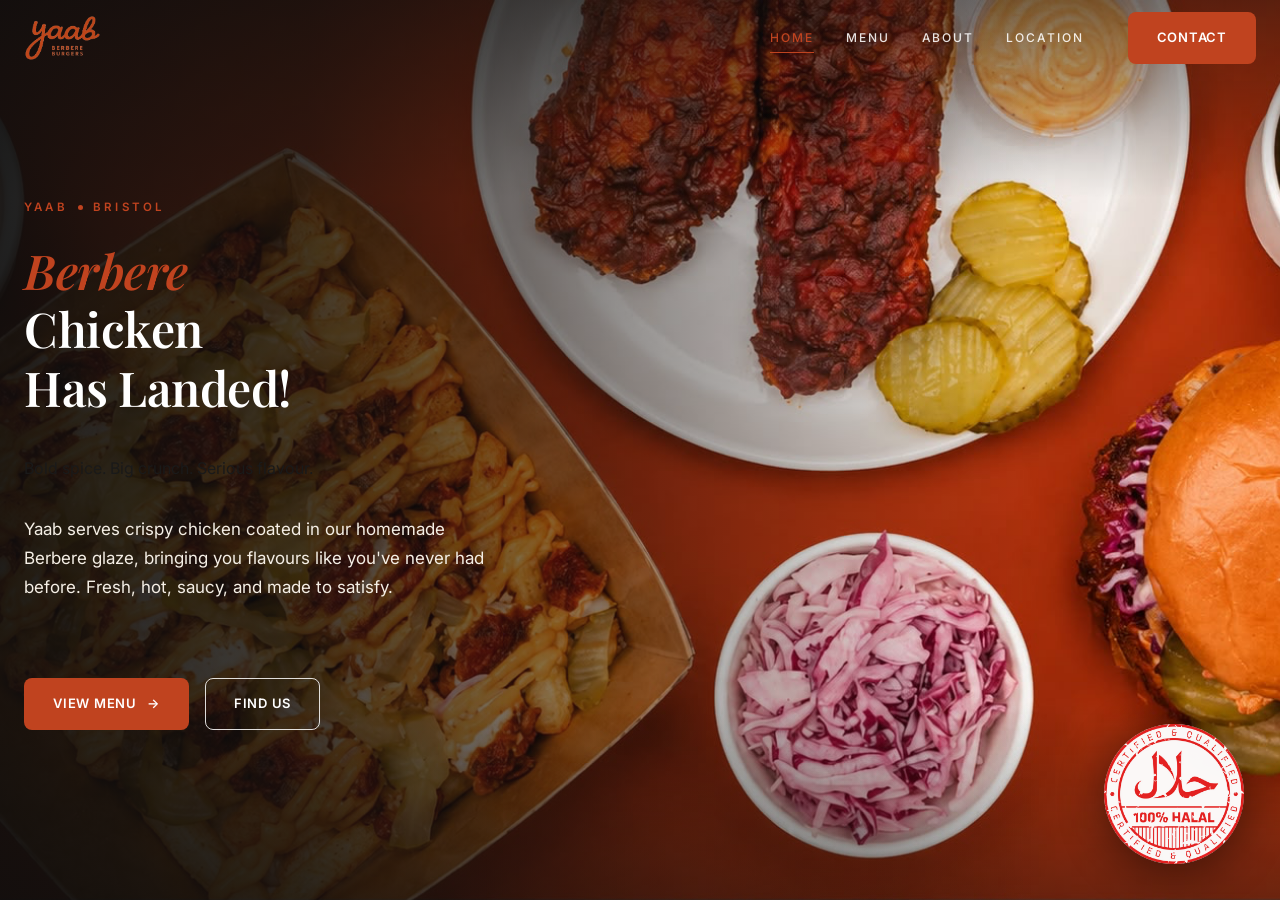
<file: index.html>
<!DOCTYPE html>
<html lang="en">
<head>
<meta charset="UTF-8" />
<meta name="viewport" content="width=device-width, initial-scale=1.0" />
<title>Yaab — Berbere Burgers</title>
<link rel="preconnect" href="https://fonts.googleapis.com" />
<link rel="preconnect" href="https://fonts.gstatic.com" crossorigin />
<link href="https://fonts.googleapis.com/css2?family=Playfair+Display:ital,wght@0,500;0,600;0,700;0,800;0,900;1,500;1,600;1,700&family=Inter:wght@400;500;600;700;800;900&display=swap" rel="stylesheet" />
<link rel="stylesheet" href="assets/yaab.css" />
</head>
<body>

<!-- ===================== NAV ===================== -->
<header class="nav" id="nav">
  <div class="container">
    <a class="nav-brand" href="index.html" aria-label="Yaab — home">
      <img src="assets/logo-full.png" alt="Yaab" />
    </a>
    <nav class="nav-links right">
      <a class="nav-link active" href="index.html">Home</a>
      <a class="nav-link" href="Menu.html">Menu</a>
      <a class="nav-link" href="About Us.html">About</a>
      <a class="nav-link" href="Location.html">Location</a>
      <a class="btn btn-primary nav-cta" href="Location.html">Contact</a>
    </nav>
    <button class="hamburger" id="hamburger" aria-label="Open menu">
      <span></span><span></span><span></span>
    </button>
  </div>
</header>

<!-- ===================== MOBILE MENU ===================== -->
<div class="mobile-menu" id="mobileMenu">
  <button class="close" id="closeMenu" aria-label="Close menu">&times;</button>
  <img class="mm-logo" src="assets/logo-full.png" alt="Yaab" />
  <a href="index.html" data-mm>Home</a>
  <a href="Menu.html" data-mm>Menu</a>
  <a href="About Us.html" data-mm>About</a>
  <a href="Location.html" data-mm>Location</a>
  <a href="Location.html" data-mm>Contact</a>
</div>

<main>
<!-- ===================== HERO ===================== -->
<section class="hero" id="home" data-screen-label="Hero">
  <div class="hero-bg"><img src="assets/hero-new.png" alt="Yaab berbere loaded fries, chicken tenders, burger, slaw and pickles spread on burnt orange background" /></div>
  <div class="hero-overlay"></div>
  <div class="hero-halal">
    <img src="assets/halal-sign.png" alt="100% Halal Guaranteed" />
  </div>
  <div class="container">
    <div class="hero-copy">
      <span class="hero-label reveal">Yaab <span class="dot"></span> Bristol</span>
      <h1 class="hero-title hero-title-landed reveal" data-delay="1"><span class="h-orange">Berbere</span> Chicken<br />Has Landed!</h1>
      <p class="hero-tagline reveal" data-delay="2">Bold spice. Big crunch. Serious flavour.</p>
      <p class="hero-sub reveal" data-delay="2">Yaab serves crispy chicken coated in our homemade Berbere glaze, bringing you flavours like you've never had before. Fresh, hot, saucy, and made to satisfy.</p>
      <span class="hero-divider reveal" data-delay="2" aria-hidden="true"></span>
      <p class="hero-sub-mobile reveal" data-delay="2">Yaab serves crispy chicken coated in our homemade Berbere glaze, bringing you flavours like you've never had before. Fresh, hot, saucy, and made to satisfy.</p>
      <div class="hero-actions reveal" data-delay="3">
        <a class="btn btn-primary" href="Menu.html">View Menu <span class="arrow">→</span></a>
        <a class="btn btn-ghost" href="Location.html">Find Us</a>
      </div>
    </div>
  </div>
</section>
</main>

<script src="assets/yaab.js"></script>
</body>
</html>
</file>
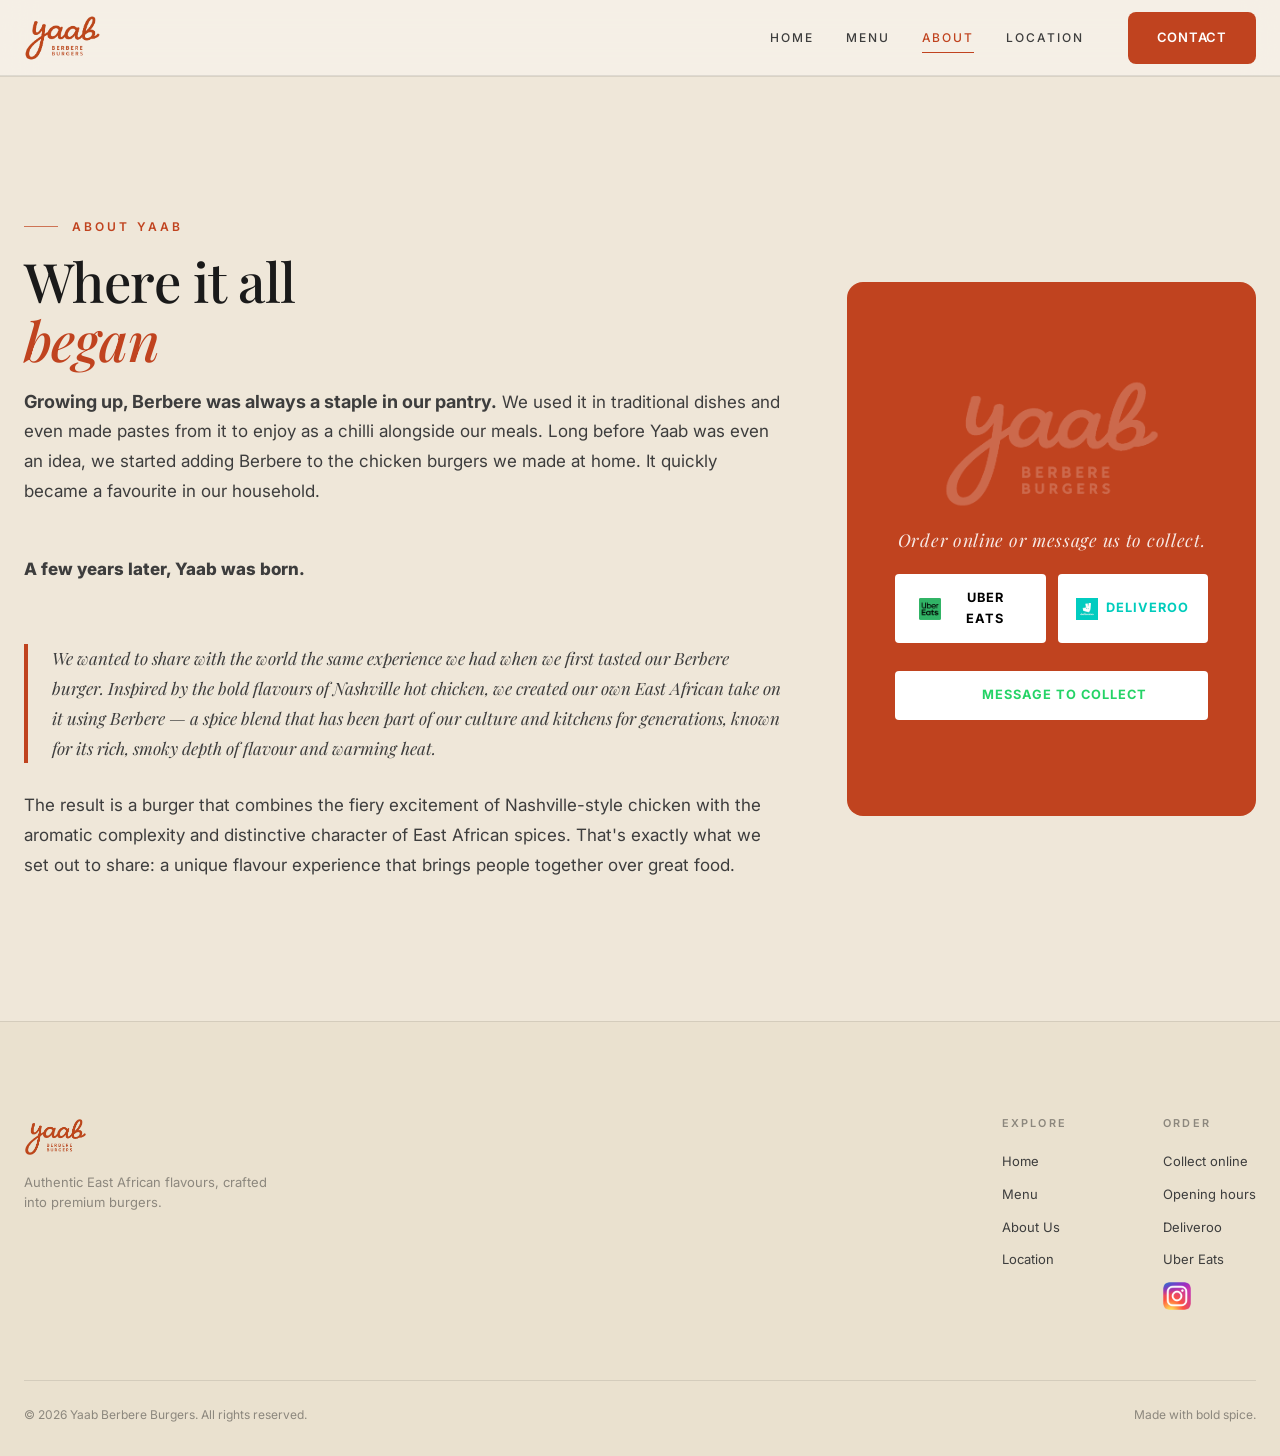
<file: About Us.html>
<!DOCTYPE html>
<html lang="en" class="subpage">
<head>
<meta charset="UTF-8" />
<meta name="viewport" content="width=device-width, initial-scale=1.0" />
<title>About Us — Yaab Berbere Burgers</title>
<link rel="preconnect" href="https://fonts.googleapis.com" />
<link rel="preconnect" href="https://fonts.gstatic.com" crossorigin />
<link href="https://fonts.googleapis.com/css2?family=Playfair+Display:ital,wght@0,500;0,600;0,700;0,800;0,900;1,500;1,600;1,700&family=Inter:wght@400;500;600;700;800;900&display=swap" rel="stylesheet" />
<link rel="stylesheet" href="assets/yaab.css" />
</head>
<body>

<!-- ===================== NAV ===================== -->
<header class="nav solid" id="nav">
  <div class="container">
    <a class="nav-brand" href="index.html" aria-label="Yaab — home">
      <img src="assets/logo-full.png" alt="Yaab" />
    </a>
    <nav class="nav-links right">
      <a class="nav-link" href="index.html">Home</a>
      <a class="nav-link" href="Menu.html">Menu</a>
      <a class="nav-link active" href="About Us.html">About</a>
      <a class="nav-link" href="Location.html">Location</a>
      <a class="btn btn-primary nav-cta" href="Location.html">Contact</a>
    </nav>
    <button class="hamburger" id="hamburger" aria-label="Open menu">
      <span></span><span></span><span></span>
    </button>
  </div>
</header>

<!-- ===================== MOBILE MENU ===================== -->
<div class="mobile-menu" id="mobileMenu">
  <button class="close" id="closeMenu" aria-label="Close menu">&times;</button>
  <img class="mm-logo" src="assets/logo-full.png" alt="Yaab" />
  <a href="index.html" data-mm>Home</a>
  <a href="Menu.html" data-mm>Menu</a>
  <a href="About Us.html" data-mm>About</a>
  <a href="Location.html" data-mm>Location</a>
  <a href="Location.html" data-mm>Contact</a>
</div>

<main>
<!-- ===================== ABOUT ===================== -->
<section class="section about" id="about" data-screen-label="About">
  <div class="container">
    <div class="about-grid">
      <div class="about-copy">
        <span class="eyebrow reveal">About Yaab</span>
        <h2 class="section-title reveal" data-delay="1">Where it all<br /><em>began</em></h2>
        <p class="reveal" data-delay="2"><strong style="font-weight:700;font-size:18px;">Growing up, Berbere was always a staple in our pantry.</strong> We used it in traditional dishes and even made pastes from it to enjoy as a chilli alongside our meals. Long before Yaab was even an idea, we started adding Berbere to the chicken burgers we made at home. It quickly became a favourite in our household.</p>
        <p class="about-born reveal" data-delay="2">A few years later, Yaab was born.</p>
        <p class="about-quote reveal" data-delay="3">We wanted to share with the world the same experience we had when we first tasted our Berbere burger. Inspired by the bold flavours of Nashville hot chicken, we created our own East African take on it using Berbere — a spice blend that has been part of our culture and kitchens for generations, known for its rich, smoky depth of flavour and warming heat.</p>
        <p class="reveal" data-delay="3">The result is a burger that combines the fiery excitement of Nashville-style chicken with the aromatic complexity and distinctive character of East African spices. That's exactly what we set out to share: a unique flavour experience that brings people together over great food.</p>
      </div>
      <div class="about-media reveal" data-delay="2">
        <div class="about-logo-block">
          <img src="assets/logo-full.png" alt="Yaab Berbere Burgers" style="filter:brightness(0) invert(1); opacity:0.2; pointer-events:none;" />
          <p class="about-cta-text">Order online or message us to collect.</p>
          <div class="about-cta-row">
            <a href="https://www.ubereats.com/gb/store/yaab/mxTNR-ZLSOeLQuIZtESKdQ?diningMode=PICKUP" target="_blank" rel="noopener" class="about-cta-btn about-cta-ue">
              <img src="assets/logo-ubereats.png" alt="Uber Eats" style="width:22px;height:22px;object-fit:contain;flex-shrink:0;" />
              Uber Eats
            </a>
            <a href="https://deliveroo.co.uk/menu/bristol/eastville/yaab-burgers-5-7-clay-hill/?utm_medium=affiliate&amp;utm_source=google_maps_link&amp;fulfillment_type=COLLECTION" target="_blank" rel="noopener" class="about-cta-btn about-cta-dr">
              <img src="assets/logo-deliveroo.png" alt="Deliveroo" style="width:22px;height:22px;object-fit:contain;flex-shrink:0;" />
              Deliveroo
            </a>
          </div>
          <a href="https://wa.me/447934920616" target="_blank" rel="noopener" class="about-cta-btn about-cta-wa">
            <svg xmlns="http://www.w3.org/2000/svg" width="18" height="18" viewBox="0 0 24 24" fill="white" style="flex-shrink:0;"><path d="M17.472 14.382c-.297-.149-1.758-.867-2.03-.967-.273-.099-.471-.148-.67.15-.197.297-.767.966-.94 1.164-.173.199-.347.223-.644.075-.297-.15-1.255-.463-2.39-1.475-.883-.788-1.48-1.761-1.653-2.059-.173-.297-.018-.458.13-.606.134-.133.298-.347.446-.52.149-.174.198-.298.298-.497.099-.198.05-.371-.025-.52-.075-.149-.669-1.612-.916-2.207-.242-.579-.487-.5-.669-.51-.173-.008-.371-.01-.57-.01-.198 0-.52.074-.792.372-.272.297-1.04 1.016-1.04 2.479 0 1.462 1.065 2.875 1.213 3.074.149.198 2.096 3.2 5.077 4.487.709.306 1.262.489 1.694.625.712.227 1.36.195 1.871.118.571-.085 1.758-.719 2.006-1.413.248-.694.248-1.289.173-1.413-.074-.124-.272-.198-.57-.347m-5.421 7.403h-.004a9.87 9.87 0 01-5.031-1.378l-.361-.214-3.741.982.998-3.648-.235-.374a9.86 9.86 0 01-1.51-5.26c.001-5.45 4.436-9.884 9.888-9.884 2.64 0 5.122 1.03 6.988 2.898a9.825 9.825 0 012.893 6.994c-.003 5.45-4.437 9.884-9.885 9.884m8.413-18.297A11.815 11.815 0 0012.05 0C5.495 0 .16 5.335.157 11.892c0 2.096.547 4.142 1.588 5.945L.057 24l6.305-1.654a11.882 11.882 0 005.683 1.448h.005c6.554 0 11.89-5.335 11.893-11.893a11.821 11.821 0 00-3.48-8.413z"/></svg>
            Message to Collect
          </a>
        </div>
      </div>
    </div>
  </div>
</section>
</main>

<!-- ===================== FOOTER ===================== -->
<footer class="footer">
  <div class="container">
    <div class="footer-grid">
      <div class="footer-brand">
        <img src="assets/logo-full.png" alt="Yaab Berbere Burgers" />
        <p>Authentic East African flavours, crafted into premium burgers.</p>
      </div>
      <div class="footer-cols">
        <div class="footer-col">
          <h4>Explore</h4>
          <a href="index.html">Home</a>
          <a href="Menu.html">Menu</a>
          <a href="About Us.html">About Us</a>
          <a href="Location.html">Location</a>
        </div>
        <div class="footer-col">
          <h4>Order</h4>
          <a href="Location.html">Collect online</a>
          <a href="Location.html">Opening hours</a>
          <a href="https://deliveroo.co.uk/menu/bristol/eastville/yaab-burgers-5-7-clay-hill/?utm_medium=affiliate&utm_source=google_maps_link&fulfillment_type=COLLECTION" target="_blank" rel="noopener">Deliveroo</a>
          <a href="https://www.ubereats.com/gb/store/yaab/mxTNR-ZLSOeLQuIZtESKdQ?diningMode=PICKUP&utm_campaign=CM2508147-search-free-nonbrand-google-pas_e_all_acq_Global&utm_medium=search-free-nonbrand&utm_source=google-pas&rwg_token=AFd1xnEwoutUZZnMzosKryodHKRWGEbKUu2Q6-X7ZblSontkWGeiuDJ2eMSc9OHqrimuxCoRDZGGLZZ1-SNweoCGPaZzyYLULw%3D%3D" target="_blank" rel="noopener">Uber Eats</a>
          <a href="https://www.instagram.com/yaabburgers/" target="_blank" rel="noopener"><img src="assets/logo-instagram.png" alt="Instagram — @yaabburgers" style="width:28px;height:28px;object-fit:contain;vertical-align:middle;border-radius:6px;" /></a>
        </div>
      </div>
    </div>
    <div class="footer-bottom">
      <span>© 2026 Yaab Berbere Burgers. All rights reserved.</span>
      <span>Made with bold spice.</span>
    </div>
  </div>
</footer>

<script src="assets/yaab.js"></script>
</body>
</html>
</file>
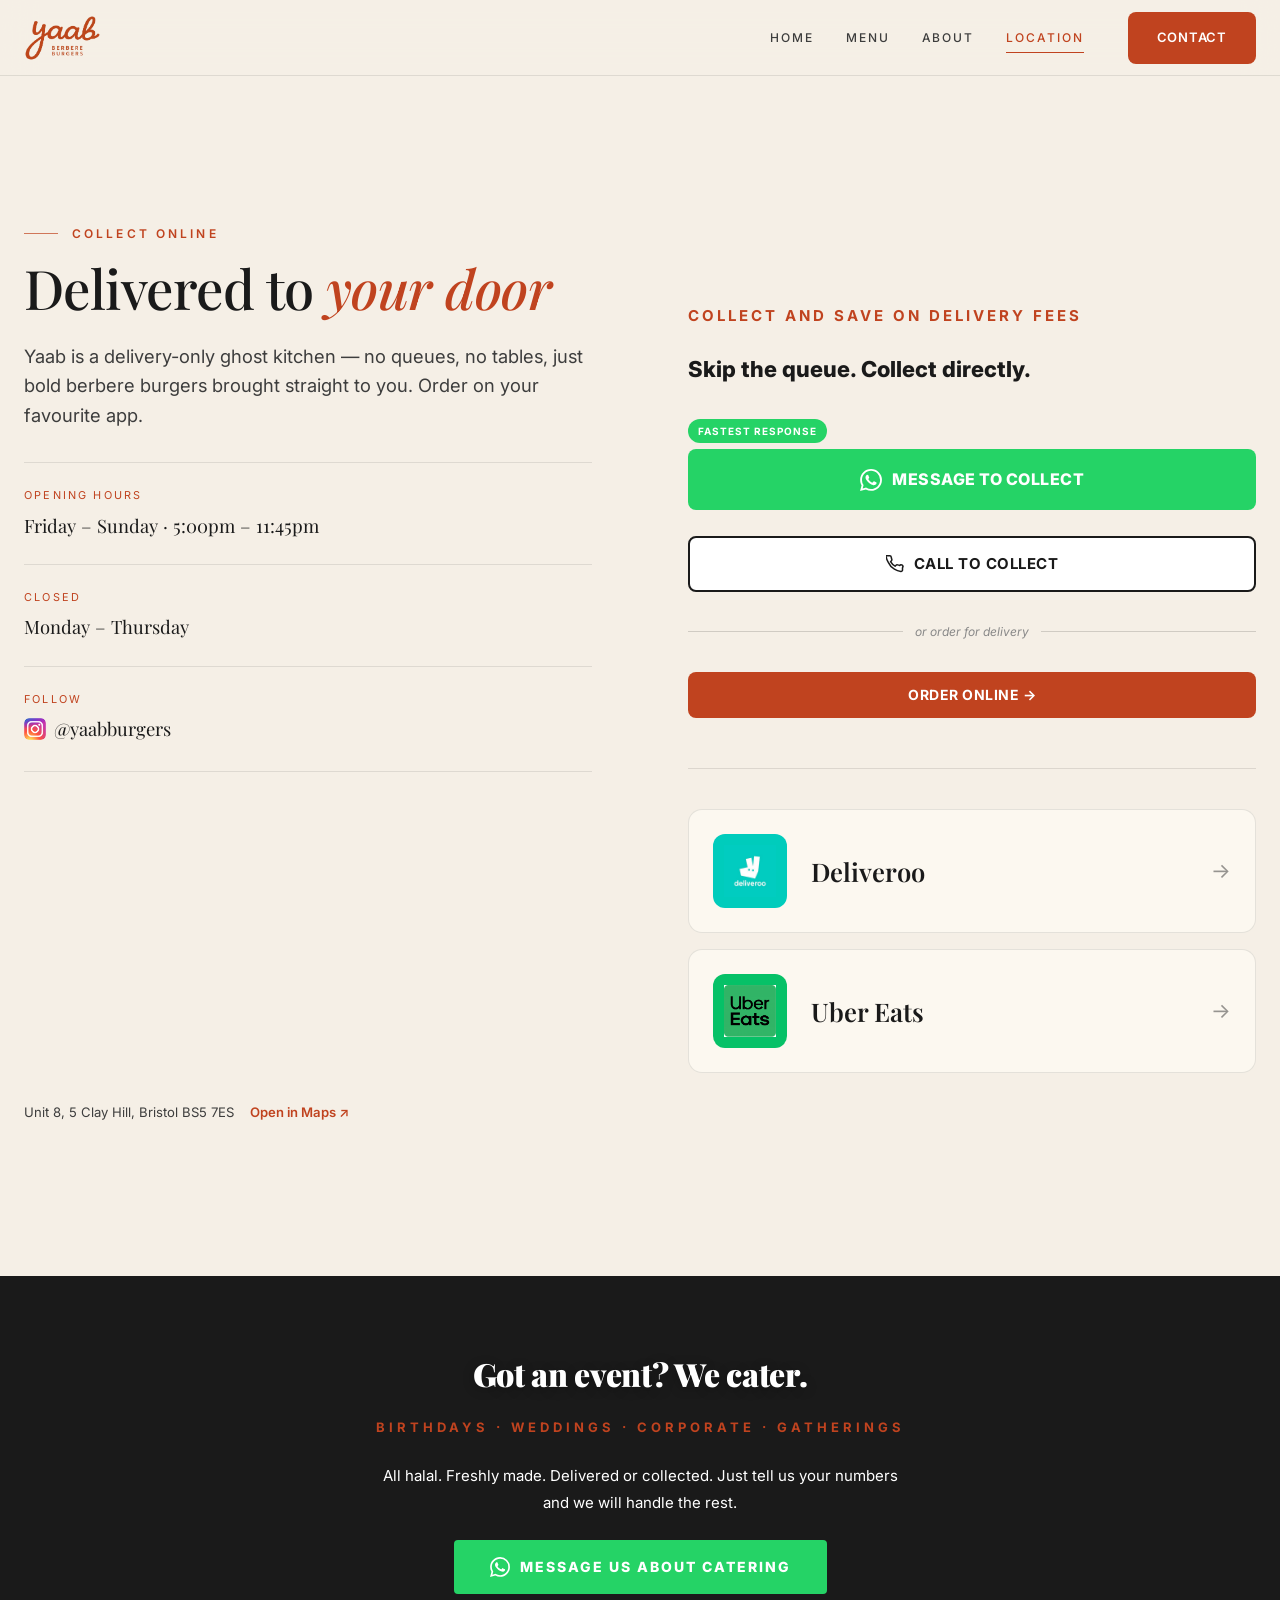
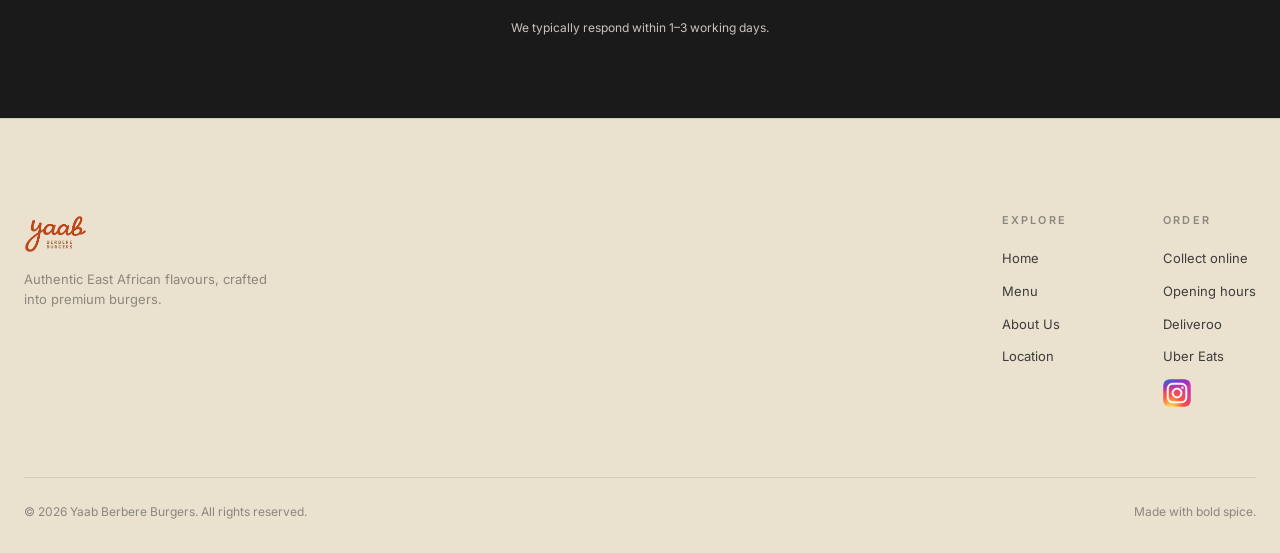
<file: Location.html>
<!DOCTYPE html>
<html lang="en" class="subpage">
<head>
<meta charset="UTF-8" />
<meta name="viewport" content="width=device-width, initial-scale=1.0" />
<title>Location — Yaab Berbere Burgers</title>
<link rel="preconnect" href="https://fonts.googleapis.com" />
<link rel="preconnect" href="https://fonts.gstatic.com" crossorigin />
<link href="https://fonts.googleapis.com/css2?family=Playfair+Display:ital,wght@0,500;0,600;0,700;0,800;0,900;1,500;1,600;1,700&family=Inter:wght@400;500;600;700;800;900&display=swap" rel="stylesheet" />
<link rel="stylesheet" href="assets/yaab.css" />
</head>
<body>

<!-- ===================== NAV ===================== -->
<header class="nav solid" id="nav">
  <div class="container">
    <a class="nav-brand" href="index.html" aria-label="Yaab — home">
      <img src="assets/logo-full.png" alt="Yaab" />
    </a>
    <nav class="nav-links right">
      <a class="nav-link" href="index.html">Home</a>
      <a class="nav-link" href="Menu.html">Menu</a>
      <a class="nav-link" href="About Us.html">About</a>
      <a class="nav-link active" href="Location.html">Location</a>
      <a class="btn btn-primary nav-cta" href="#location">Contact</a>
    </nav>
    <button class="hamburger" id="hamburger" aria-label="Open menu">
      <span></span><span></span><span></span>
    </button>
  </div>
</header>

<!-- ===================== MOBILE MENU ===================== -->
<div class="mobile-menu" id="mobileMenu">
  <button class="close" id="closeMenu" aria-label="Close menu">&times;</button>
  <img class="mm-logo" src="assets/logo-full.png" alt="Yaab" />
  <a href="index.html" data-mm>Home</a>
  <a href="Menu.html" data-mm>Menu</a>
  <a href="About Us.html" data-mm>About</a>
  <a href="Location.html" data-mm>Location</a>
  <a href="Location.html" data-mm>Contact</a>
</div>

<main>
<!-- ===================== LOCATION / ORDER ===================== -->
<section class="section" id="location" data-screen-label="Order">
  <div class="container">
    <div class="loc-grid">
      <div class="loc-info">
        <span class="eyebrow reveal">Collect online</span>
        <h2 class="section-title reveal" data-delay="1">Delivered to <em>your door</em></h2>
        <p class="lead reveal" data-delay="2">Yaab is a delivery-only ghost kitchen — no queues, no tables, just bold berbere burgers brought straight to you. Order on your favourite app.</p>
        <ul class="loc-list reveal" data-delay="2">
          <li class="loc-item"><span class="k">Opening hours</span><span class="v sm">Friday – Sunday · 5:00pm – 11:45pm</span></li>
          <li class="loc-item"><span class="k">Closed</span><span class="v sm">Monday – Thursday</span></li>
          <li class="loc-item"><span class="k">Follow</span><span class="v sm"><a href="https://www.instagram.com/yaabburgers/" target="_blank" rel="noopener" style="color:inherit;display:inline-flex;align-items:center;gap:8px;"><img src="assets/logo-instagram.png" alt="Instagram" style="width:22px;height:22px;object-fit:contain;border-radius:5px;vertical-align:middle;" />@yaabburgers</a></span></li>
        </ul>
        <div class="map-embed reveal" data-delay="3">
          <iframe
            src="https://maps.google.com/maps?q=51.4701587,-2.5440291&amp;z=17&amp;output=embed"
            width="100%"
            height="320"
            style="border:0;border-radius:12px;display:block;"
            allowfullscreen=""
            loading="lazy"
            referrerpolicy="no-referrer-when-downgrade"
            title="Yaab location — Unit 8, 5 Clay Hill, Bristol BS5 7ES"
          ></iframe>
          <p class="map-address">Unit 8, 5 Clay Hill, Bristol BS5 7ES &nbsp;<a href="https://www.google.com/maps/place/Yaab/@51.4701587,-2.5440291,17z" target="_blank" rel="noopener" class="map-link">Open in Maps ↗</a></p>
        </div>
      </div>
      <div class="order-cards reveal" data-delay="2">
        <p class="loc-collect-note">Collect and save on delivery fees</p>
        <p class="loc-collect-sub">Skip the queue. Collect directly.</p>
        <div class="loc-wa-wrap">
          <span class="loc-fastest">FASTEST RESPONSE</span>
          <a href="https://wa.me/447934920616" target="_blank" rel="noopener" class="loc-btn loc-btn-wa">
            <svg xmlns="http://www.w3.org/2000/svg" width="22" height="22" viewBox="0 0 24 24" fill="white" style="flex-shrink:0;"><path d="M17.472 14.382c-.297-.149-1.758-.867-2.03-.967-.273-.099-.471-.148-.67.15-.197.297-.767.966-.94 1.164-.173.199-.347.223-.644.075-.297-.15-1.255-.463-2.39-1.475-.883-.788-1.48-1.761-1.653-2.059-.173-.297-.018-.458.13-.606.134-.133.298-.347.446-.52.149-.174.198-.298.298-.497.099-.198.05-.371-.025-.52-.075-.149-.669-1.612-.916-2.207-.242-.579-.487-.5-.669-.51-.173-.008-.371-.01-.57-.01-.198 0-.52.074-.792.372-.272.297-1.04 1.016-1.04 2.479 0 1.462 1.065 2.875 1.213 3.074.149.198 2.096 3.2 5.077 4.487.709.306 1.262.489 1.694.625.712.227 1.36.195 1.871.118.571-.085 1.758-.719 2.006-1.413.248-.694.248-1.289.173-1.413-.074-.124-.272-.198-.57-.347m-5.421 7.403h-.004a9.87 9.87 0 01-5.031-1.378l-.361-.214-3.741.982.998-3.648-.235-.374a9.86 9.86 0 01-1.51-5.26c.001-5.45 4.436-9.884 9.888-9.884 2.64 0 5.122 1.03 6.988 2.898a9.825 9.825 0 012.893 6.994c-.003 5.45-4.437 9.884-9.885 9.884m8.413-18.297A11.815 11.815 0 0012.05 0C5.495 0 .16 5.335.157 11.892c0 2.096.547 4.142 1.588 5.945L.057 24l6.305-1.654a11.882 11.882 0 005.683 1.448h.005c6.554 0 11.89-5.335 11.893-11.893a11.821 11.821 0 00-3.48-8.413z"/></svg>
            Message to Collect
          </a>
        </div>
        <a href="tel:+447934920616" class="loc-btn loc-btn-call">
          <svg xmlns="http://www.w3.org/2000/svg" width="18" height="18" viewBox="0 0 24 24" fill="none" stroke="currentColor" stroke-width="2" stroke-linecap="round" stroke-linejoin="round" style="flex-shrink:0;"><path d="M22 16.92v3a2 2 0 01-2.18 2 19.79 19.79 0 01-8.63-3.07A19.5 19.5 0 013.07 9.81a19.79 19.79 0 01-3.07-8.63A2 2 0 012 1h3a2 2 0 012 1.72 12.84 12.84 0 00.7 2.81 2 2 0 01-.45 2.11L6.09 8.91a16 16 0 006 6l1.27-1.27a2 2 0 012.11-.45 12.84 12.84 0 002.81.7A2 2 0 0122 16.92z"/></svg>
          Call to Collect
        </a>
        <div class="loc-divider"><span>or order for delivery</span></div>
        <a href="#" class="loc-btn loc-btn-order">Order Online →</a>
        <hr style="border:none;border-top:1px solid rgba(0,0,0,0.1);margin:24px 0;" />
        <a class="order-card" href="https://deliveroo.co.uk/menu/bristol/eastville/yaab-burgers-5-7-clay-hill/?utm_medium=affiliate&amp;utm_source=google_maps_link&amp;fulfillment_type=COLLECTION" aria-label="Order on Deliveroo" target="_blank" rel="noopener">
          <span class="order-thumb" style="background:#00CCBC;display:flex;align-items:center;justify-content:center;flex-shrink:0;padding:8px;">
            <img src="assets/logo-deliveroo.png" alt="Deliveroo" style="width:52px;height:52px;object-fit:contain;display:block;" />
          </span>
          <span class="order-body">
            <span class="order-name">Deliveroo</span>
          </span>
          <span class="order-arrow">→</span>
        </a>
        <a class="order-card" href="https://www.ubereats.com/gb/store/yaab/mxTNR-ZLSOeLQuIZtESKdQ?diningMode=PICKUP&amp;utm_campaign=CM2508147-search-free-nonbrand-google-pas_e_all_acq_Global&amp;utm_medium=search-free-nonbrand&amp;utm_source=google-pas&amp;rwg_token=AFd1xnEwoutUZZnMzosKryodHKRWGEbKUu2Q6-X7ZblSontkWGeiuDJ2eMSc9OHqrimuxCoRDZGGLZZ1-SNweoCGPaZzyYLULw%3D%3D" aria-label="Order on Uber Eats" target="_blank" rel="noopener">
          <span class="order-thumb" style="background:#06C167;display:flex;align-items:center;justify-content:center;flex-shrink:0;padding:8px;">
            <img src="assets/logo-ubereats.png" alt="Uber Eats" style="width:52px;height:52px;object-fit:contain;display:block;" />
          </span>
          <span class="order-body">
            <span class="order-name">Uber Eats</span>
          </span>
          <span class="order-arrow">→</span>
        </a>
        <span class="order-note" style="display:none;"></span>
      </div>
    </div>
  </div>
</section>
</main>

<!-- ===================== CATERING ===================== -->
<section class="catering-cta" id="catering">
  <div class="catering-inner">
    <h2 class="catering-title">Got an event? We cater.</h2>
    <p class="catering-types">BIRTHDAYS &middot; WEDDINGS &middot; CORPORATE &middot; GATHERINGS</p>
    <p class="catering-desc">All halal. Freshly made. Delivered or collected. Just tell us your numbers and we will handle the rest.</p>
    <a href="https://wa.me/447934920616" target="_blank" rel="noopener" class="catering-btn">
      <svg xmlns="http://www.w3.org/2000/svg" width="20" height="20" viewBox="0 0 24 24" fill="white" style="flex-shrink:0;"><path d="M17.472 14.382c-.297-.149-1.758-.867-2.03-.967-.273-.099-.471-.148-.67.15-.197.297-.767.966-.94 1.164-.173.199-.347.223-.644.075-.297-.15-1.255-.463-2.39-1.475-.883-.788-1.48-1.761-1.653-2.059-.173-.297-.018-.458.13-.606.134-.133.298-.347.446-.52.149-.174.198-.298.298-.497.099-.198.05-.371-.025-.52-.075-.149-.669-1.612-.916-2.207-.242-.579-.487-.5-.669-.51-.173-.008-.371-.01-.57-.01-.198 0-.52.074-.792.372-.272.297-1.04 1.016-1.04 2.479 0 1.462 1.065 2.875 1.213 3.074.149.198 2.096 3.2 5.077 4.487.709.306 1.262.489 1.694.625.712.227 1.36.195 1.871.118.571-.085 1.758-.719 2.006-1.413.248-.694.248-1.289.173-1.413-.074-.124-.272-.198-.57-.347m-5.421 7.403h-.004a9.87 9.87 0 01-5.031-1.378l-.361-.214-3.741.982.998-3.648-.235-.374a9.86 9.86 0 01-1.51-5.26c.001-5.45 4.436-9.884 9.888-9.884 2.64 0 5.122 1.03 6.988 2.898a9.825 9.825 0 012.893 6.994c-.003 5.45-4.437 9.884-9.885 9.884m8.413-18.297A11.815 11.815 0 0012.05 0C5.495 0 .16 5.335.157 11.892c0 2.096.547 4.142 1.588 5.945L.057 24l6.305-1.654a11.882 11.882 0 005.683 1.448h.005c6.554 0 11.89-5.335 11.893-11.893a11.821 11.821 0 00-3.48-8.413z"/></svg>
      Message Us About Catering
    </a>
    <p class="catering-note">We typically respond within 1–3 working days.</p>
  </div>
</section>
<footer class="footer" id="contact">
  <div class="container">
    <div class="footer-grid">
      <div class="footer-brand">
        <img src="assets/logo-full.png" alt="Yaab Berbere Burgers" />
        <p>Authentic East African flavours, crafted into premium burgers.</p>
      </div>
      <div class="footer-cols">
        <div class="footer-col">
          <h4>Explore</h4>
          <a href="index.html">Home</a>
          <a href="Menu.html">Menu</a>
          <a href="About Us.html">About Us</a>
          <a href="Location.html">Location</a>
        </div>
        <div class="footer-col">
          <h4>Order</h4>
          <a href="#location">Collect online</a>
          <a href="#location">Opening hours</a>
          <a href="https://deliveroo.co.uk/menu/bristol/eastville/yaab-burgers-5-7-clay-hill/?utm_medium=affiliate&utm_source=google_maps_link&fulfillment_type=COLLECTION" target="_blank" rel="noopener">Deliveroo</a>
          <a href="https://www.ubereats.com/gb/store/yaab/mxTNR-ZLSOeLQuIZtESKdQ?diningMode=PICKUP&utm_campaign=CM2508147-search-free-nonbrand-google-pas_e_all_acq_Global&utm_medium=search-free-nonbrand&utm_source=google-pas&rwg_token=AFd1xnEwoutUZZnMzosKryodHKRWGEbKUu2Q6-X7ZblSontkWGeiuDJ2eMSc9OHqrimuxCoRDZGGLZZ1-SNweoCGPaZzyYLULw%3D%3D" target="_blank" rel="noopener">Uber Eats</a>
          <a href="https://www.instagram.com/yaabburgers/" target="_blank" rel="noopener"><img src="assets/logo-instagram.png" alt="Instagram — @yaabburgers" style="width:28px;height:28px;object-fit:contain;vertical-align:middle;border-radius:6px;" /></a>
        </div>
      </div>
    </div>
    <div class="footer-bottom">
      <span>© 2026 Yaab Berbere Burgers. All rights reserved.</span>
      <span>Made with bold spice.</span>
    </div>
  </div>
</footer>

<script src="assets/yaab.js"></script>
</body>
</html>
</file>
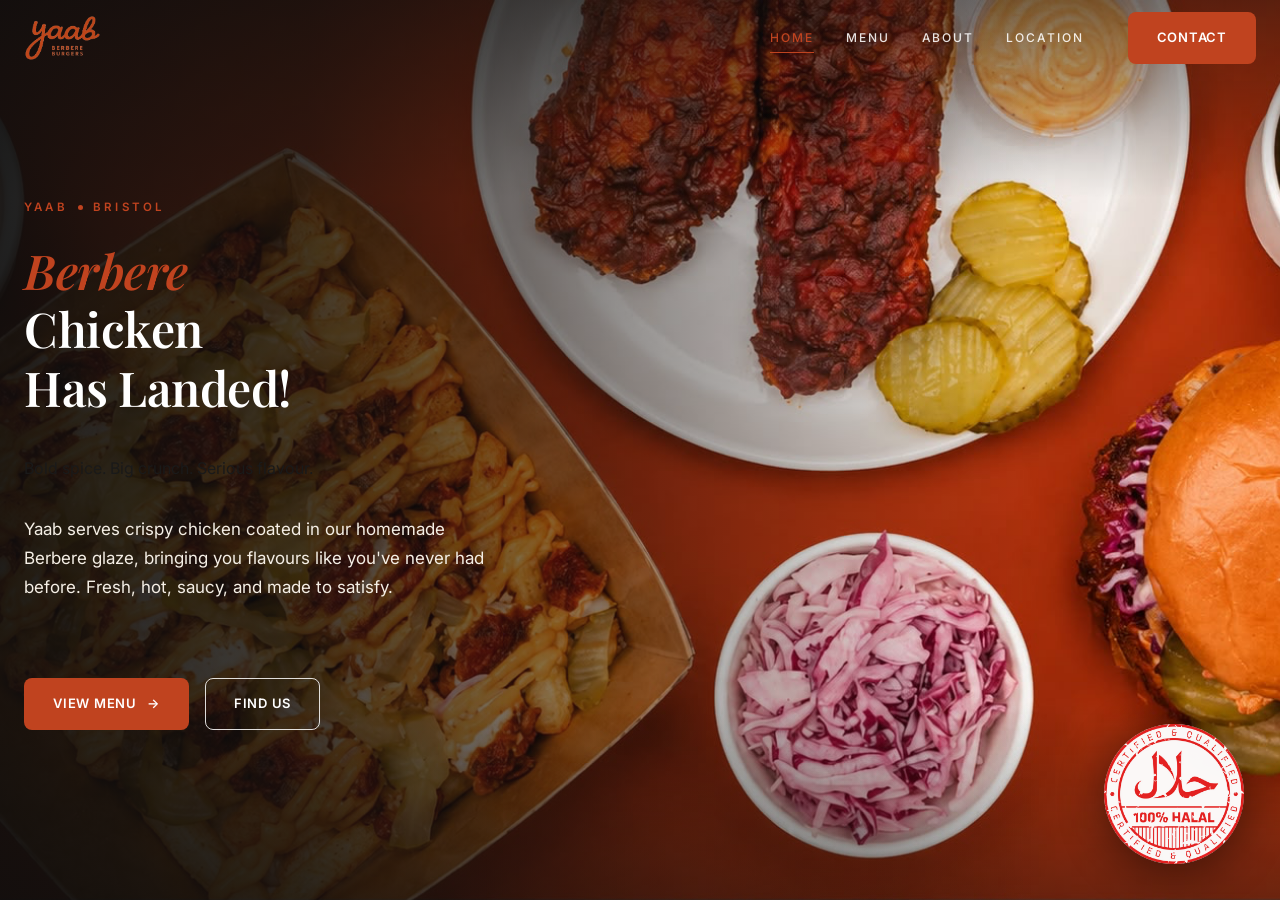
<file: Yaab Berbere Burgers.html>
<!DOCTYPE html>
<html lang="en">
<head>
<meta charset="UTF-8" />
<meta name="viewport" content="width=device-width, initial-scale=1.0" />
<title>Yaab — Berbere Burgers</title>
<link rel="preconnect" href="https://fonts.googleapis.com" />
<link rel="preconnect" href="https://fonts.gstatic.com" crossorigin />
<link href="https://fonts.googleapis.com/css2?family=Playfair+Display:ital,wght@0,500;0,600;0,700;0,800;0,900;1,500;1,600;1,700&family=Inter:wght@400;500;600;700;800;900&display=swap" rel="stylesheet" />
<link rel="stylesheet" href="assets/yaab.css" />
</head>
<body>

<!-- ===================== NAV ===================== -->
<header class="nav" id="nav">
  <div class="container">
    <a class="nav-brand" href="Yaab Berbere Burgers.html" aria-label="Yaab — home">
      <img src="assets/logo-full.png" alt="Yaab" />
    </a>
    <nav class="nav-links right">
      <a class="nav-link active" href="Yaab Berbere Burgers.html">Home</a>
      <a class="nav-link" href="Menu.html">Menu</a>
      <a class="nav-link" href="About Us.html">About</a>
      <a class="nav-link" href="Location.html">Location</a>
      <a class="btn btn-primary nav-cta" href="Location.html">Contact</a>
    </nav>
    <button class="hamburger" id="hamburger" aria-label="Open menu">
      <span></span><span></span><span></span>
    </button>
  </div>
</header>

<!-- ===================== MOBILE MENU ===================== -->
<div class="mobile-menu" id="mobileMenu">
  <button class="close" id="closeMenu" aria-label="Close menu">&times;</button>
  <img class="mm-logo" src="assets/logo-full.png" alt="Yaab" />
  <a href="Yaab Berbere Burgers.html" data-mm>Home</a>
  <a href="Menu.html" data-mm>Menu</a>
  <a href="About Us.html" data-mm>About</a>
  <a href="Location.html" data-mm>Location</a>
  <a href="Location.html" data-mm>Contact</a>
</div>

<main>
<!-- ===================== HERO ===================== -->
<section class="hero" id="home" data-screen-label="Hero">
  <div class="hero-bg"><img src="assets/hero-new.png" alt="Yaab berbere loaded fries, chicken tenders, burger, slaw and pickles spread on burnt orange background" /></div>
  <div class="hero-overlay"></div>
  <div class="hero-halal">
    <img src="assets/halal-sign.png" alt="100% Halal Guaranteed" />
  </div>
  <div class="container">
    <div class="hero-copy">
      <span class="hero-label reveal">Yaab <span class="dot"></span> Bristol</span>
      <h1 class="hero-title hero-title-landed reveal" data-delay="1"><span class="h-orange">Berbere</span> Chicken<br />Has Landed!</h1>
      <p class="hero-tagline reveal" data-delay="2">Bold spice. Big crunch. Serious flavour.</p>
      <p class="hero-sub reveal" data-delay="2">Yaab serves crispy chicken coated in our homemade Berbere glaze, bringing you flavours like you've never had before. Fresh, hot, saucy, and made to satisfy.</p>
      <span class="hero-divider reveal" data-delay="2" aria-hidden="true"></span>
      <p class="hero-sub-mobile reveal" data-delay="2">Yaab serves crispy chicken coated in our homemade Berbere glaze, bringing you flavours like you've never had before. Fresh, hot, saucy, and made to satisfy.</p>
      <div class="hero-actions reveal" data-delay="3">
        <a class="btn btn-primary" href="Menu.html">View Menu <span class="arrow">→</span></a>
        <a class="btn btn-ghost" href="Location.html">Find Us</a>
      </div>
    </div>
  </div>
</section>
</main>

<script src="assets/yaab.js"></script>
</body>
</html>
</file>
<file: assets/yaab.css>
/* =========================================================
   YAAB BERBERE BURGERS — premium one-page site
   Type + spacing from Roon's Design System;
   palette overridden to the Yaab brand.
   ========================================================= */
:root{
  /* Brand palette */
  --orange:        #C0431F;
  --orange-bright: #DA5630;
  --orange-deep:   #9C3216;
  --cream:         #F5EFE6;
  /* Surfaces — cream theme (token names kept for stability) */
  --charcoal:      #F5EFE6;
  --charcoal-2:    #EFE7D9;
  --charcoal-3:    #EAE1CF;
  --card:          #FCF8F0;
  --card-hi:       #FFFFFF;
  --white:         #FFFFFF;

  --txt:        #1A1A1A;
  --txt-soft:   #3d3d3d;
  --txt-faint:  rgba(26,26,26,0.45);
  --line:       rgba(26,26,26,0.18);
  --line-soft:  rgba(26,26,26,0.10);

  /* Type */
  --font-display:'Playfair Display', Georgia, serif;
  --font-body:   'Inter', system-ui, sans-serif;

  --t-xs:  0.75rem;
  --t-sm:  0.8125rem;
  --t-base:1rem;
  --t-md:  1.0625rem;
  --t-lg:  clamp(1.15rem, 1.4vw, 1.35rem);
  --t-xl:  clamp(1.6rem, 3vw, 2.1rem);
  --t-2xl: clamp(2.2rem, 5vw, 3.4rem);
  --t-3xl: clamp(2.8rem, 7.5vw, 5.6rem);
  --t-4xl: clamp(3.4rem, 11vw, 8rem);

  --caps: 0.26em;

  /* Spacing rhythm */
  --s2: 8px;  --s3:12px; --s4:16px; --s5:24px;
  --s6: 32px; --s7:48px; --s8:64px; --s9:96px; --s10:140px;

  --nav-h: 76px;
  --container: min(1240px, calc(100vw - 48px));
  --radius: 14px;
  --radius-sm: 8px;

  --ease: cubic-bezier(0.22, 0.68, 0.18, 1);
  --dur: 480ms;

  --shadow: 0 18px 44px rgba(46,28,12,0.14), 0 4px 12px rgba(46,28,12,0.08);
}

*,*::before,*::after{ box-sizing:border-box; }
html{ scroll-behavior:smooth; -webkit-text-size-adjust:100%; }
body{
  margin:0;
  font-family:var(--font-body);
  font-size:var(--t-base);
  line-height:1.6;
  color:var(--txt);
  background:var(--charcoal);
  -webkit-font-smoothing:antialiased;
  text-wrap:pretty;
  overflow-x:hidden;
}
img{ display:block; max-width:100%; }
a{ color:inherit; text-decoration:none; }
h1,h2,h3,h4{ font-family:var(--font-display); font-weight:500; margin:0; line-height:1.04; letter-spacing:-0.01em; text-wrap:balance; }
section{ scroll-margin-top: var(--nav-h); }
::selection{ background:var(--orange); color:var(--white); }

.eyebrow{
  font-family:var(--font-body);
  font-size:var(--t-xs);
  font-weight:600;
  letter-spacing:var(--caps);
  text-transform:uppercase;
  color:var(--orange);
  display:inline-flex;
  align-items:center;
  gap:14px;
  white-space:nowrap;
}
.eyebrow::before{
  content:"";
  width:34px; height:1px;
  background:var(--orange);
  opacity:0.7;
}
.eyebrow.center::before{ display:none; }

.container{ width:var(--container); margin-inline:auto; }

/* ---------- Buttons ---------- */
.btn{
  display:inline-flex; align-items:center; justify-content:center;
  gap:10px;
  min-height:52px;
  padding:0 28px;
  font-family:var(--font-body);
  font-size:var(--t-sm);
  font-weight:600;
  letter-spacing:0.06em;
  text-transform:uppercase;
  border-radius:var(--radius-sm);
  border:1px solid transparent;
  cursor:pointer;
  transition: background var(--dur) var(--ease), color var(--dur) var(--ease),
              border-color var(--dur) var(--ease), transform 320ms var(--ease);
  white-space:nowrap;
}
.btn .arrow{ transition: transform 360ms var(--ease); }
.btn:hover .arrow{ transform: translateX(5px); }
.btn-primary{ background:var(--orange); color:var(--white); }
.btn-primary:hover{ background:var(--orange-bright); transform:translateY(-2px); }
.btn-ghost{ background:transparent; color:var(--txt); border-color:var(--line); }
.btn-ghost:hover{ border-color:var(--orange); color:var(--orange); transform:translateY(-2px); }

/* =========================================================
   NAV
   ========================================================= */
.nav{
  position:fixed; inset:0 0 auto 0; z-index:80;
  height:var(--nav-h);
  display:flex; align-items:center;
  transition: background 420ms var(--ease), border-color 420ms var(--ease), backdrop-filter 420ms var(--ease);
  border-bottom:1px solid transparent;
}
.nav.scrolled, .nav.solid{
  background:rgba(245,239,230,0.88);
  backdrop-filter: blur(16px) saturate(1.1);
  -webkit-backdrop-filter: blur(16px) saturate(1.1);
  border-bottom:1px solid var(--line-soft);
}
.nav .container{ display:flex; align-items:center; justify-content:space-between; gap:var(--s5); }
.nav-links{ display:flex; align-items:center; gap:var(--s6); }
.nav-links.right{ justify-content:flex-end; }
.nav-link{
  font-size:var(--t-xs); font-weight:500; letter-spacing:0.16em; text-transform:uppercase;
  color:rgba(255,255,255,0.88); position:relative; padding:6px 0;
  transition: color 300ms var(--ease);
}
.nav.scrolled .nav-link, .nav.solid .nav-link{ color:var(--txt-soft); }
.nav.scrolled .nav-link:hover, .nav.solid .nav-link:hover{ color:var(--txt); }
.nav-link::after{
  content:""; position:absolute; left:0; bottom:0; height:1px; width:0;
  background:var(--orange); transition: width 340ms var(--ease);
}
.nav-link:hover{ color:#fff; }
.nav-link:hover::after{ width:100%; }
.nav-brand{ display:inline-flex; align-items:center; }
.nav-brand img{ height:46px; width:auto; }
.nav-cta{ margin-left:var(--s3); }

.hamburger{
  display:none;
  width:46px; height:46px; border:1px solid rgba(255,255,255,0.45); border-radius:var(--radius-sm);
  background:transparent; cursor:pointer; padding:0;
  flex-direction:column; align-items:center; justify-content:center; gap:5px;
}
.hamburger span{ width:18px; height:1.5px; background:#fff; transition: transform 320ms var(--ease), opacity 200ms; }
.nav.scrolled .hamburger, .nav.solid .hamburger{ border-color:var(--line); }
.nav.scrolled .hamburger span, .nav.solid .hamburger span{ background:var(--txt); }

/* Mobile overlay menu */
.mobile-menu{
  position:fixed; inset:0; z-index:90;
  background:var(--charcoal-2);
  display:flex; flex-direction:column; justify-content:center; align-items:center; gap:var(--s6);
  opacity:0; pointer-events:none; transform: translateY(-12px);
  transition: opacity 380ms var(--ease), transform 380ms var(--ease);
}
.mobile-menu.open{ opacity:1; pointer-events:auto; transform:none; }
.mobile-menu a{
  font-family:var(--font-display); font-size:2.4rem; color:var(--txt); font-weight:500;
}
.mobile-menu a:hover{ color:var(--orange); }
.mobile-menu .close{
  position:absolute; top:18px; right:24px; width:46px; height:46px;
  border:1px solid var(--line); border-radius:var(--radius-sm); background:transparent; color:var(--txt);
  font-size:1.5rem; cursor:pointer;
}
.mobile-menu .mm-logo{ height:44px; margin-bottom:var(--s5); }

/* =========================================================
   HERO
   ========================================================= */
.hero{
  position:relative;
  min-height:100svh;
  display:flex; align-items:center;
  overflow:hidden;
  isolation:isolate;
}
/* full-bleed cinematic burger backdrop */
.hero-bg{ position:absolute; inset:0; z-index:-2; }
.hero-bg img{
  width:100%; height:100%;
  object-fit:cover; object-position:center;
}
.hero-overlay{
  position:absolute; inset:0; z-index:-1; pointer-events:none;
  background:
    /* left column darkened for text; right side stays bright so the food reads */
    linear-gradient(90deg, rgba(13,13,13,0.92) 0%, rgba(13,13,13,0.78) 24%, rgba(13,13,13,0.42) 48%, rgba(13,13,13,0.18) 66%, rgba(13,13,13,0) 82%),
    /* gentle top + bottom scrims for nav and scroll cue */
    linear-gradient(180deg, rgba(13,13,13,0.55) 0%, rgba(13,13,13,0) 22%, rgba(13,13,13,0) 78%, rgba(13,13,13,0.45) 100%);
}

.hero .container{
  position:relative; z-index:1;
  display:flex;
  align-items:center;
  padding: var(--nav-h) 0 var(--s7);
  min-height:100svh;
}
.hero-copy{ max-width:520px; display:flex; flex-direction:column; align-items:flex-start; gap:0; }

.hero-label{
  display:inline-flex; align-items:center; gap:10px;
  font-family:var(--font-body);
  font-size:0.72rem; font-weight:600;
  letter-spacing:0.28em; text-transform:uppercase;
  color:var(--orange);
}
.hero-label .dot{ width:5px; height:5px; border-radius:50%; background:var(--orange); display:inline-block; }

.hero-title{
  font-family:var(--font-display);
  font-size:clamp(1.9rem, 4vw, 3rem);
  font-weight:600;
  line-height:1.22;
  letter-spacing:-0.01em;
  color:var(--white);
  margin:var(--s5) 0 var(--s5);
  max-width:none;
}
.hero-title .h-white{ color:var(--white); }
.hero-title .h-orange{ color:var(--orange); font-style:italic; }
.hero-title span{ display:block; white-space:nowrap; }
.hero-title .ht-mobile{ display:none; }
.hero-divider{ display:none; }
.hero-sub-mobile{ display:none; }
.hero-sub{
  font-size:var(--t-md);
  color:var(--cream);
  max-width:42ch;
  margin-bottom:var(--s7);
  line-height:1.7;
}
@keyframes halalSpin{ from{ transform:rotate(0deg); } to{ transform:rotate(360deg); } }
.hero-halal{ position:absolute; bottom:36px; right:36px; z-index:4; pointer-events:none; }
.hero-halal img{ width:140px; height:140px; object-fit:contain; border-radius:50%; filter:drop-shadow(0 6px 24px rgba(0,0,0,0.55)); opacity:0.97; animation:halalSpin 12s linear infinite; }
@media(max-width:640px){
  .hero-halal{ bottom:110px; right:16px; }
  .hero-halal img{ width:90px; height:90px; }
}
.hero-actions{ display:flex; flex-wrap:wrap; gap:var(--s4); align-items:center; margin-top:28px; }

/* hero buttons sit ON the dark photo — keep light treatment */
.hero .btn-ghost{ border-color:rgba(255,255,255,0.85); color:#fff; }
.hero .btn-ghost:hover{ border-color:var(--orange); color:var(--orange); }

.hero-scroll{
  position:absolute; left:50%; bottom:26px; transform:translateX(-50%); z-index:2;
  display:flex; flex-direction:column; align-items:center; gap:8px;
  font-size:0.62rem; letter-spacing:0.28em; text-transform:uppercase; color:rgba(245,239,230,0.75);
}
.hero-scroll .line{ width:1px; height:40px; background:linear-gradient(var(--orange), transparent); animation: scrollLine 2.2s ease-in-out infinite; }
@keyframes scrollLine{ 0%{ transform:scaleY(0.3); transform-origin:top; } 50%{ transform:scaleY(1); transform-origin:top; } 100%{ transform:scaleY(0.3); transform-origin:bottom; } }

/* =========================================================
   SECTION shells
   ========================================================= */
.section{ padding: var(--s10) 0; position:relative; }
.section-head{ max-width:680px; margin-bottom:var(--s8); }
.section-head.center{ margin-inline:auto; text-align:center; }
.section-title{ font-size:var(--t-2xl); margin-top:var(--s4); font-weight:500; line-height:1.08; }
.section-title em{ font-style:italic; color:var(--orange); }
.lead{ font-size:var(--t-lg); color:var(--txt-soft); margin-top:var(--s5); line-height:1.6; }

/* =========================================================
   SIGNATURE
   ========================================================= */
.signature{ background:var(--charcoal-2); border-top:1px solid var(--line-soft); border-bottom:1px solid var(--line-soft); }
.sig-grid{ display:grid; grid-template-columns: 1fr 1fr; gap:var(--s9); align-items:center; }
.sig-media{ position:relative; }
.sig-media .frame{
  border-radius:var(--radius); overflow:hidden; position:relative;
  box-shadow:var(--shadow); aspect-ratio: 4/3.4; background:var(--charcoal-3);
}
.sig-media .frame img{ width:100%; height:100%; object-fit:cover; transition: transform 1.2s var(--ease); }
.sig-media:hover .frame img{ transform: scale(1.05); }
.sig-media .badge{
  position:absolute; bottom:-22px; left:-22px;
  width:128px; height:128px; border-radius:50%;
  background:var(--cream); color:var(--orange);
  display:flex; align-items:center; justify-content:center;
  box-shadow:var(--shadow);
  animation: spinBadge 26s linear infinite;
  overflow:hidden;
  padding:14px;
}
.sig-media .badge img{ width:100%; height:auto; object-fit:contain; }
@keyframes spinBadge{ to{ transform: rotate(360deg); } }
.sig-copy .section-title{ font-size:var(--t-2xl); }
.sig-list{ list-style:none; padding:0; margin:var(--s6) 0 var(--s7); display:flex; flex-direction:column; gap:var(--s3); }
.sig-list li{ display:flex; gap:14px; align-items:baseline; color:var(--txt-soft); font-size:var(--t-md); }
.sig-list li::before{ content:""; width:7px; height:7px; border-radius:50%; background:var(--orange); flex:none; transform:translateY(-2px); }

/* =========================================================
   MENU
   ========================================================= */
.menu-tabs{ display:flex; justify-content:center; gap:var(--s2); margin-bottom:var(--s8); flex-wrap:wrap; }
.menu-tab{
  font-family:var(--font-body); font-size:var(--t-xs); font-weight:600;
  letter-spacing:0.18em; text-transform:uppercase; color:var(--txt-soft);
  background:transparent; border:1px solid var(--line); border-radius:999px;
  padding:12px 26px; cursor:pointer; min-height:46px;
  transition: all 320ms var(--ease);
}
.menu-tab:hover{ color:var(--txt); border-color:var(--txt-faint); }
.menu-tab.active{ background:var(--orange); border-color:var(--orange); color:var(--white); }

.menu-grid{ display:grid; grid-template-columns: repeat(3, 1fr); gap:var(--s6); }
.menu-panel{ display:none; }
.menu-panel.active{ display:block; }
.dish{
  background:var(--card); border:1px solid var(--line-soft); border-radius:var(--radius);
  overflow:hidden; display:flex; flex-direction:column;
  transition: transform 420ms var(--ease), border-color 420ms var(--ease);
}
.dish:hover{ transform: translateY(-8px); border-color:var(--orange); }
.dish-media{
  position:relative; aspect-ratio: 4/3; background:var(--charcoal-3); overflow:hidden;
  display:flex; align-items:center; justify-content:center;
}
.dish-media::before{
  content:""; position:absolute; inset:0;
  background:url('assets/logo-yaab.png') center/52% no-repeat;
  opacity:0.05; filter:grayscale(0.2);
  transition: transform 1.1s var(--ease), opacity 420ms var(--ease);
}
.dish:hover .dish-media::before{ transform:scale(1.08); opacity:0.09; }
.dish-media img{ position:absolute; inset:0; width:100%; height:100%; object-fit:cover; object-position:center; z-index:1; }
.dish-media--sharing{ background: linear-gradient(135deg, var(--orange) 0%, #8B2E0F 100%); }
.sharing-ph{ position:absolute; inset:0; display:flex; flex-direction:column; align-items:center; justify-content:center; gap:8px; z-index:1; }
.sharing-num{ font-family:var(--font-display); font-size:4rem; font-weight:700; color:rgba(255,255,255,0.95); line-height:1; }
.sharing-txt{ font-family:var(--font-body); font-size:0.7rem; letter-spacing:0.16em; text-transform:uppercase; color:rgba(255,255,255,0.75); text-align:center; padding:0 12px; }
  position:absolute; bottom:12px; left:12px; z-index:2;
  font-size:0.58rem; letter-spacing:0.2em; text-transform:uppercase; color:var(--txt-faint);
  background:rgba(255,255,255,0.6); border:1px solid var(--line-soft); border-radius:999px; padding:5px 12px;
}
.dish-media .tag{
  position:absolute; top:12px; right:12px; z-index:2;
  font-size:0.58rem; letter-spacing:0.16em; text-transform:uppercase; font-weight:600;
  background:var(--orange); color:var(--white); border-radius:999px; padding:5px 12px;
}
.dish-body{ padding:var(--s5); display:flex; flex-direction:column; gap:8px; flex:1; }
.dish-row{ display:flex; align-items:baseline; justify-content:space-between; gap:14px; }
.dish-name{ font-family:var(--font-display); font-size:1.5rem; font-weight:500; }
.dish-price{ font-family:var(--font-display); font-size:1.4rem; color:var(--orange); font-weight:600; white-space:nowrap; }
.dish-desc{ color:var(--txt-soft); font-size:0.92rem; line-height:1.55; }
.menu-note{ text-align:center; margin-top:var(--s8); color:var(--txt-faint); font-size:var(--t-sm); }

/* =========================================================
   ABOUT
   ========================================================= */
.about{ background:var(--charcoal-2); border-top:1px solid var(--line-soft); }
.about-grid{ display:grid; grid-template-columns: 1.3fr 0.7fr; gap:var(--s8); align-items:center; }
.about-copy{ display:flex; flex-direction:column; align-items:flex-start; gap:var(--s4); }
.about-copy > *{ margin:0; }
.about-copy .section-title{ line-height:1.08; }
.about-copy p{ font-size:var(--t-md); color:var(--txt-soft); line-height:1.75; }
.about-born{ text-align:center; font-size:28px; font-weight:800; color:var(--orange); margin:32px 0; line-height:1.2; }
.about-quote{
  font-family:var(--font-display); font-style:italic; font-size:18px;
  color:var(--txt); line-height:1.3; margin:var(--s3) 0; border-left:4px solid var(--orange); padding-left:var(--s5);
}
.about-stats{ display:flex; gap:var(--s8); margin-top:var(--s4); flex-wrap:wrap; }
.stat b{ font-family:var(--font-display); font-size:2.6rem; color:var(--orange); font-weight:600; display:block; line-height:1; }
.stat span{ font-size:0.72rem; letter-spacing:0.16em; text-transform:uppercase; color:var(--txt-faint); margin-top:8px; display:block; }
.about-media{ display:flex; flex-direction:column; justify-content:center; }
.about-media .ph{ border-radius:var(--radius); }
.about-media .tall{ grid-row: span 2; }
.about-logo-block{
  display:flex; flex-direction:column; align-items:center; justify-content:center;
  background:var(--orange); border-radius:16px;
  padding:var(--s9) var(--s7);
  text-align:center; gap:var(--s4);
  min-height:380px;
}
.about-logo-block img{ width:220px; max-width:80%; height:auto; }
.about-logo-block p{ color:var(--white); font-family:var(--font-display); font-size:1.1rem; letter-spacing:0.04em; opacity:0.88; margin:0; }
.about-cta-text{ color:var(--white); font-family:var(--font-display); font-size:20px; font-style:italic; letter-spacing:0.01em; opacity:1; margin:0; }
.about-cta-row{ display:flex; gap:12px; width:100%; }
.about-cta-row .about-cta-btn{ flex:1; }
.about-cta-btn{ display:inline-flex; align-items:center; justify-content:center; gap:8px; background:var(--white); color:var(--orange); font-family:var(--font-body); font-size:0.8rem; font-weight:700; letter-spacing:2px; text-transform:uppercase; text-decoration:none; padding:14px 24px; border-radius:4px; margin-top:4px; transition:opacity 0.18s; width:100%; box-sizing:border-box; }
.about-cta-btn:hover{ opacity:0.88; }
.about-cta-ue{ color:#000 !important; letter-spacing:1px; }
.about-cta-dr{ color:#00CCBC !important; letter-spacing:1px; }
.about-cta-wa{ color:#25D366 !important; letter-spacing:1px; margin-top:12px; }

/* generic placeholder tile */
.ph{
  position:relative; background:var(--charcoal-3); border:1px solid var(--line-soft); overflow:hidden;
  display:flex; align-items:center; justify-content:center;
}
.ph::before{
  content:""; position:absolute; inset:0;
  background:url('assets/logo-yaab.png') center/58% no-repeat; opacity:0.055;
}
.ph .ph-tag{
  position:absolute; bottom:12px; left:12px;
  font-size:0.56rem; letter-spacing:0.2em; text-transform:uppercase; color:var(--txt-faint);
}

/* =========================================================
   LOCATION
   ========================================================= */
.loc-grid{ display:grid; grid-template-columns: 1fr 1fr; gap:var(--s9); align-items:center; }
.loc-list{ list-style:none; padding:0; margin:var(--s6) 0 0; display:flex; flex-direction:column; }
.catering-cta{ background:#1A1A1A; padding:80px 24px; text-align:center; }
.catering-inner{ max-width:600px; margin:0 auto; display:flex; flex-direction:column; align-items:center; gap:24px; }
.catering-title{ color:#fff; font-family:var(--font-display); font-size:32px; font-weight:900; margin:0; line-height:1.15; text-shadow:0 2px 12px rgba(0,0,0,0.3); }
.catering-types{ color:#C0431F; font-size:13px; letter-spacing:4px; text-transform:uppercase; font-weight:700; margin:0; white-space:nowrap; }
.catering-desc{ color:#FFFFFF; font-size:15px; line-height:1.8; max-width:520px; margin:0; text-align:center; }
.catering-btn{ display:inline-flex; align-items:center; gap:10px; background:#25D366; color:#fff; font-family:var(--font-body); font-size:14px; font-weight:800; letter-spacing:2px; text-transform:uppercase; text-decoration:none; padding:16px 36px; border-radius:4px; transition:opacity 0.18s; }
.catering-btn:hover{ opacity:0.88; }
.catering-note{ color:rgba(245,239,230,0.8); font-size:12px; margin:0; }
@media(max-width:640px){
  .catering-cta{ padding:60px 20px; }
  .catering-title{ font-size:30px; }
  .catering-types{ white-space:normal; }
}
.map-embed iframe{ width:100%; height:320px; border-radius:12px; display:block; }
.map-address{ margin-top:10px; font-size:0.82rem; color:var(--txt-soft); display:flex; align-items:center; gap:8px; flex-wrap:wrap; }
.map-link{ color:var(--orange); text-decoration:none; font-weight:600; }
.map-link:hover{ text-decoration:underline; }
.loc-item{ padding:var(--s5) 0; border-bottom:1px solid var(--line-soft); display:flex; flex-direction:column; gap:6px; }
.loc-item:first-child{ border-top:1px solid var(--line-soft); }
.loc-item .k{ font-size:0.68rem; letter-spacing:0.2em; text-transform:uppercase; color:var(--orange); }
.loc-item .v{ font-family:var(--font-display); font-size:1.5rem; color:var(--txt); }
.loc-item .v.sm{ font-size:1.15rem; }
.loc-socials{ display:flex; gap:var(--s4); margin-top:var(--s6); flex-wrap:wrap; }

/* ghost-kitchen order platform cards */
.order-cards{ display:flex; flex-direction:column; gap:var(--s4); }
.order-card{
  display:flex; align-items:center; gap:var(--s5);
  padding:var(--s5);
  background:var(--card); border:1px solid var(--line-soft); border-radius:var(--radius);
  transition: transform 380ms var(--ease), border-color 380ms var(--ease), background 380ms var(--ease);
}
.order-card:hover{ border-color:var(--orange); background:var(--card-hi); transform:translateY(-4px); }
.order-thumb{ width:74px; height:74px; border-radius:12px; background:var(--charcoal-3); flex:none; position:relative; overflow:hidden; }
.order-thumb.ph{ background:linear-gradient(145deg, #F2EADB, #E7DDC9); }
.order-thumb.ph::before{ content:""; position:absolute; inset:0; background:url('assets/logo-yaab.png') center/66% no-repeat; opacity:0.26; }
.order-body{ flex:1; min-width:0; }
.order-name{ display:block; font-family:var(--font-display); font-size:1.6rem; font-weight:600; line-height:1.1; }
.order-desc{ display:block; font-size:0.85rem; color:var(--txt-soft); margin-top:3px; }
.order-arrow{ color:var(--txt-faint); font-size:1.3rem; flex:none; transition: transform 360ms var(--ease), color 360ms var(--ease); }
.order-card:hover .order-arrow{ color:var(--orange); transform:translateX(5px); }
.order-note{ display:block; font-size:var(--t-sm); color:var(--txt-faint); margin-top:var(--s3); }

/* =========================================================
   FOOTER
   ========================================================= */
.footer{ background:var(--charcoal-3); border-top:1px solid var(--line-soft); padding: var(--s9) 0 var(--s6); }
.footer-grid{ display:flex; justify-content:space-between; align-items:flex-start; gap:var(--s7); flex-wrap:wrap; }
.footer-brand img{ height:38px; margin-bottom:var(--s4); }
.footer-brand p{ color:var(--txt-faint); max-width:32ch; font-size:var(--t-sm); }
.footer-cols{ display:flex; gap:var(--s9); flex-wrap:wrap; }
.footer-col h4{ font-family:var(--font-body); font-size:0.68rem; letter-spacing:0.2em; text-transform:uppercase; color:var(--txt-faint); margin-bottom:var(--s4); font-weight:600; }
.footer-col a{ display:block; color:var(--txt-soft); font-size:var(--t-sm); padding:6px 0; transition:color 280ms var(--ease); }
.footer-col a:hover{ color:var(--orange); }
.footer-bottom{ margin-top:var(--s8); padding-top:var(--s5); border-top:1px solid var(--line-soft); display:flex; justify-content:space-between; gap:var(--s4); flex-wrap:wrap; color:var(--txt-faint); font-size:var(--t-xs); }

/* sticky mobile CTA */
.mobile-cta{
  position:fixed; left:0; right:0; bottom:0; z-index:70;
  display:none; gap:12px; padding:12px 16px calc(12px + env(safe-area-inset-bottom));
  background:rgba(14,14,14,0.92); backdrop-filter:blur(14px); border-top:1px solid var(--line-soft);
  transform: translateY(120%); transition: transform 460ms var(--ease);
}
.mobile-cta.show{ transform:none; }
.mobile-cta .btn{ flex:1; min-height:50px; }

/* =========================================================
   REVEAL animations
   ========================================================= */
.reveal{ opacity:0; transform: translateY(30px); transition: opacity 820ms var(--ease), transform 820ms var(--ease); }
.reveal.in{ opacity:1; transform:none; }
/* Fallback for contexts whose animation timeline is frozen/throttled
   (offscreen preview & screenshot iframes): show everything instantly. */
.anim-frozen .reveal{ opacity:1 !important; transform:none !important; transition:none !important; }
.anim-frozen *,
.anim-frozen *::before,
.anim-frozen *::after{ animation: none !important; }
[data-delay="1"]{ transition-delay:90ms; }
[data-delay="2"]{ transition-delay:180ms; }
[data-delay="3"]{ transition-delay:270ms; }
[data-delay="4"]{ transition-delay:360ms; }

/* =========================================================
   RESPONSIVE
   ========================================================= */
@media (max-width: 1080px){
  .hero .container{ grid-template-columns: 1fr; gap:var(--s7); }
  .hero-copy{ max-width:640px; }
  .hero-cards{ justify-self:stretch; max-width:none; }
  .sig-grid, .about-grid, .loc-grid{ grid-template-columns:1fr; gap:var(--s7); }
  .sig-media .badge{ width:104px; height:104px; }
}
@media (max-width: 900px){
  .nav-links{ display:none; }
  .hamburger{ display:flex; }
  .nav-cta{ display:none; }
  .menu-grid{ grid-template-columns: repeat(2, 1fr); gap:var(--s5); }
  .mobile-cta{ display:none; }
  .section{ padding: var(--s9) 0; }
  /* mobile-only: subtle dark gradient at the bottom, behind hero text/buttons */
  .hero::before{
    content:""; position:absolute; left:0; right:0; bottom:0; height:62%;
    z-index:0; pointer-events:none;
    background:linear-gradient(180deg, rgba(0,0,0,0) 0%, rgba(0,0,0,0.6) 100%);
  }
}
@media (max-width: 640px){
  :root{ --container: calc(100vw - 36px); }
  .menu-grid{ grid-template-columns: 1fr; }
  /* Signature section: burger image sits flush at the very top (no gap above) */
  /* hard bottom boundary so hero content/buttons can't bleed into the next section */
  #signature{ margin-top:80px; padding-top:60px; border-top:none; background:#F5EFE6; }
  #signature .sig-media{ margin-top:0; }
  .about-media{ grid-template-rows: 150px 150px; }
  .about-stats{ gap:var(--s6); }
  .footer-grid{ flex-direction:column; }
  .eyebrow{ white-space:normal; }
  .hero-title{ font-size:clamp(1.9rem, 7.5vw, 2.4rem); }
  /* mobile: hero text block centred horizontally AND vertically on the screen;
     buttons stay pinned at the bottom (positioned, so centring ignores them). */
  .hero{ min-height:100svh; align-items:stretch; overflow:hidden; padding-bottom:80px; }
  .hero-bg{ position:absolute; inset:0; width:auto; aspect-ratio:auto; background:#0d0d0d; }
  .hero-bg img{ width:100%; height:100%; object-fit:cover; object-position:center center; }
  .hero-bg::after{ display:none; }
  .hero-overlay{
    display:block;
    background:linear-gradient(to bottom, rgba(0,0,0,0.3) 0%, rgba(0,0,0,0.46) 38%, rgba(0,0,0,0.4) 60%, rgba(0,0,0,0) 78%, rgba(0,0,0,0.62) 100%);
  }
  .hero::before{ display:none; }
  .hero-scroll{ display:none; }
  .hero .container{
    position:relative;
    background:transparent;
    display:flex; flex-direction:column;
    padding-top:calc(var(--nav-h) + var(--s4)); padding-bottom:var(--s7);
  }
  .hero-copy{
    flex:1; width:100%;
    display:flex; flex-direction:column; justify-content:flex-start; align-items:center;
    text-align:center; gap:10px;
    padding-top:7vh;
  }
  /* eyebrow */
  .hero-label{ font-size:17px; font-weight:600; letter-spacing:4px; gap:8px; color:var(--orange); }
  .hero-label .dot{ width:4px; height:4px; }
  /* swap heading + description to the mobile variants */
  .hero-title .ht-desktop{ display:none; }
  .hero-title .ht-mobile{ display:block; }
  .ht-mobile .l1{ color:var(--white); }
  .ht-mobile .l1 .h-orange{ color:var(--orange); }
  .ht-mobile .l2{ color:var(--white); }
  .hero-title{ font-family:var(--font-body); font-weight:800; letter-spacing:-0.015em; font-size:59px; line-height:1.02; margin:60px 0 0; max-width:260px; }
  .hero-title .ht-mobile .l1{ white-space:normal; }
  .hero-sub{ display:none; }
  /* thin burnt-orange divider between headline and description */
  .hero-divider{ display:block; width:60px; height:1px; background:var(--orange); margin:0 auto; }
  /* description: sits directly under the heading; soft dark halo (no box) +
     text-shadow keep it readable while the food still shows behind it. */
  .hero-sub-mobile{
    display:block; position:relative; margin:64px auto 0;
    color:var(--cream); font-size:16px; line-height:1.6; font-weight:500;
    max-width:320px; text-align:left;
    text-shadow:0 2px 12px rgba(0,0,0,0.65);
  }
  .hero-sub-mobile::before{
    content:""; position:absolute; inset:-16px -22px; z-index:-1; pointer-events:none;
    background:radial-gradient(ellipse at center, rgba(0,0,0,0.6) 0%, rgba(0,0,0,0.4) 42%, rgba(0,0,0,0) 78%);
    filter:blur(10px);
  }
  /* buttons: unchanged — pinned at the bottom, View Menu filled / Find Us outline */
  .hero-actions{ position:absolute; left:0; right:0; bottom:28px; margin:0; flex-wrap:nowrap; justify-content:center; }
  .hero-actions .btn{ min-height:46px; }
  .hero-actions .btn-ghost{ border-color:rgba(255,255,255,0.9); color:#fff; }
}
@media (prefers-reduced-motion: reduce){
  *,*::before,*::after{ animation-duration:0.001ms !important; animation-iteration-count:1 !important; transition-duration:0.001ms !important; }
  .reveal{ opacity:1; transform:none; }
}

/* current page link */
.nav-link.active{ color:var(--orange) !important; }
.nav-link.active::after{ width:100%; }

/* ---- subpage shell (pages without a hero) ---- */
.subpage main{ padding-top: var(--nav-h); }
@media (max-width: 640px){
  .subpage #signature{ margin-top:0; }
}

/* ---- Menu page, desktop only: contained signature image card, no big gap
   under the nav. Mobile (≤640px) is untouched. ---- */
@media (min-width: 641px){
  .subpage .signature{ margin-top:0; padding-top:80px; padding-bottom:80px; }
  .sig-grid{ grid-template-columns: 1fr 1fr; }
  .sig-media{ max-width:600px; width:100%; justify-self:center; }
  .sig-media .frame{ max-height:600px; }
}

.loc-collect-note{ font-size:15px; font-weight:700; letter-spacing:3px; color:var(--orange); text-transform:uppercase; text-align:left; margin:var(--s5) 0 8px; }
.loc-collect-sub{ font-size:22px; font-weight:800; color:#1A1A1A; margin:0 0 var(--s4); }
.loc-wa-wrap{ width:100%; display:flex; flex-direction:column; align-items:flex-start; gap:6px; }
.loc-fastest{ background:#25D366; color:#fff; font-size:10px; font-weight:700; letter-spacing:1px; border-radius:20px; padding:4px 10px; display:inline-block; }
.loc-btn{ display:flex; align-items:center; justify-content:center; gap:10px; width:100%; border-radius:8px; font-family:var(--font-body); font-weight:700; letter-spacing:0.5px; text-decoration:none; text-transform:uppercase; transition:opacity 0.18s; box-sizing:border-box; margin-bottom:10px; }
.loc-btn:hover{ opacity:0.88; }
.loc-btn-wa{ background:#25D366; color:#fff; font-size:16px; font-weight:800; padding:18px 32px; }
.loc-btn-call{ background:#fff; color:#1A1A1A; border:2px solid #1A1A1A; font-size:15px; padding:14px 32px; }
.loc-btn-order{ background:var(--orange); color:#fff; font-size:14px; padding:12px 32px; }
.loc-divider{ display:flex; align-items:center; gap:12px; width:100%; margin:4px 0 14px; }
.loc-divider::before,.loc-divider::after{ content:''; flex:1; height:1px; background:rgba(0,0,0,0.15); }
.loc-divider span{ font-size:12px; color:#888; white-space:nowrap; font-style:italic; }
</file>
